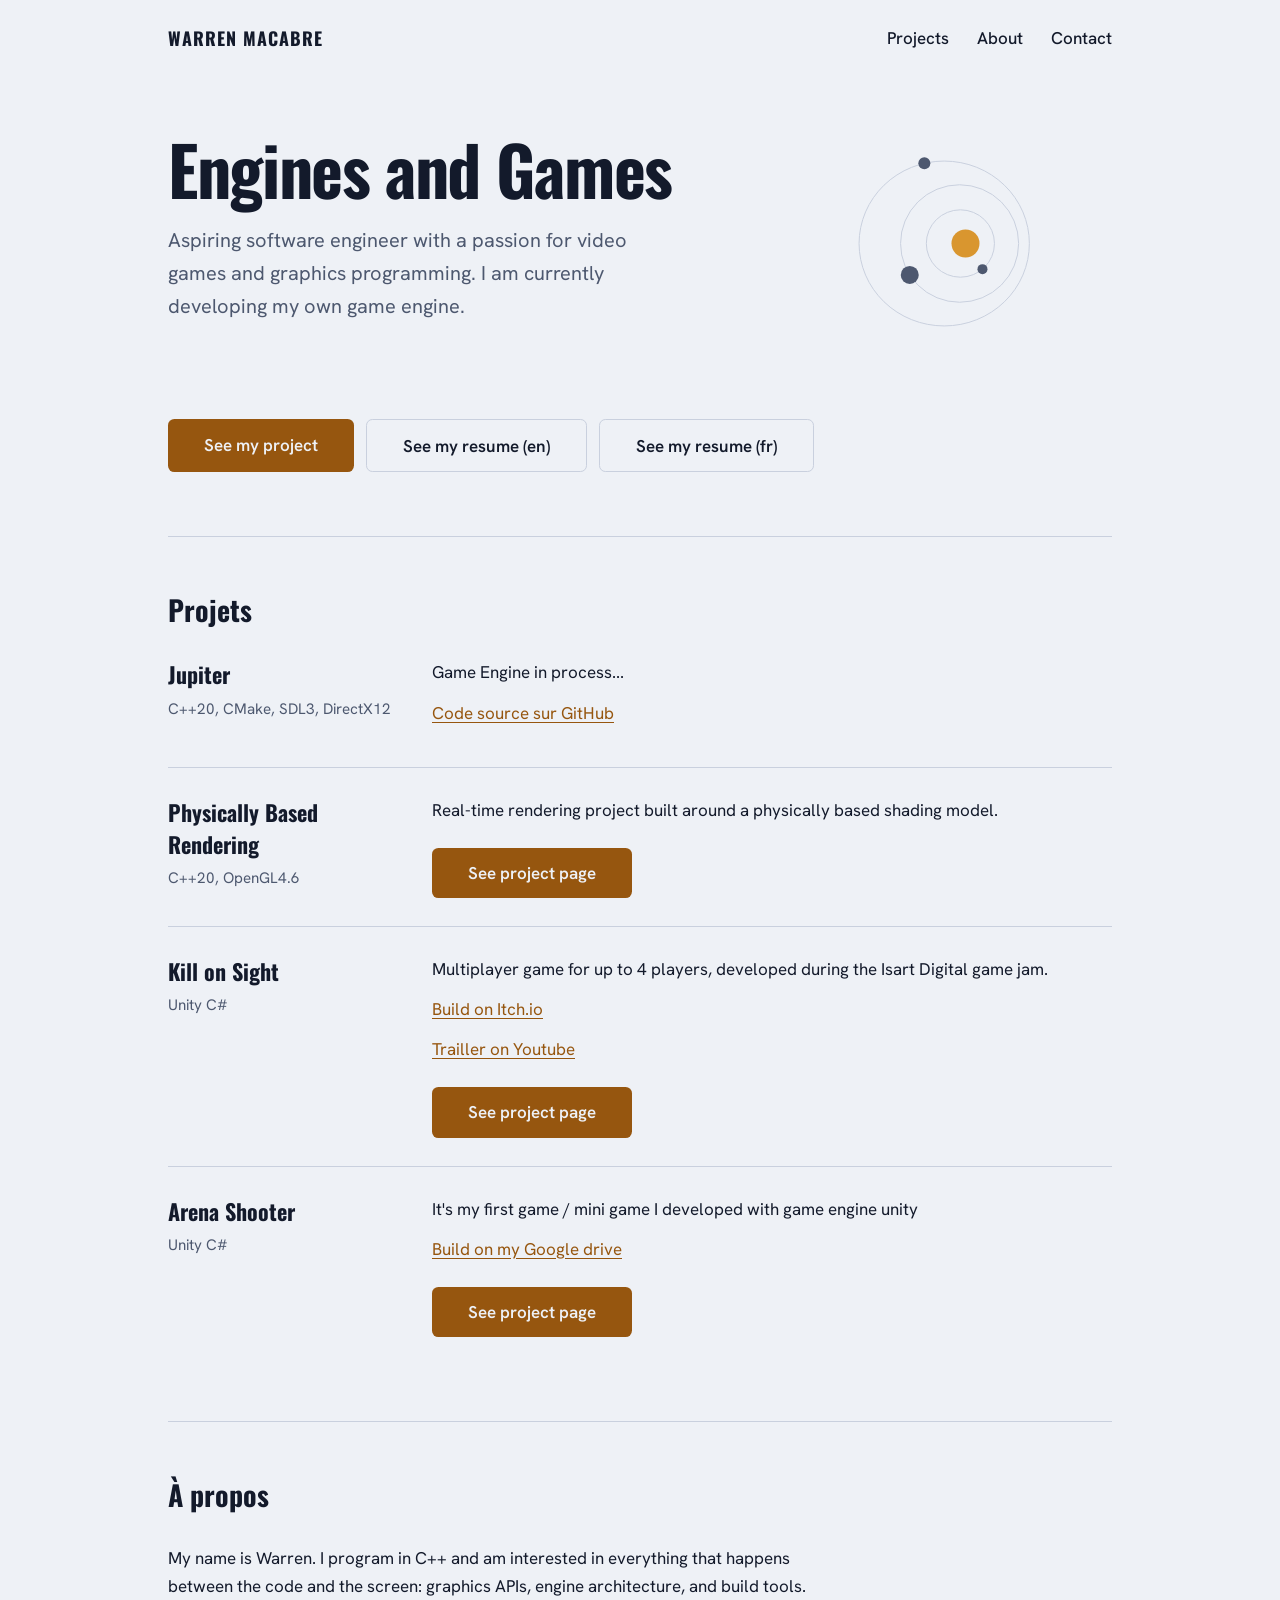
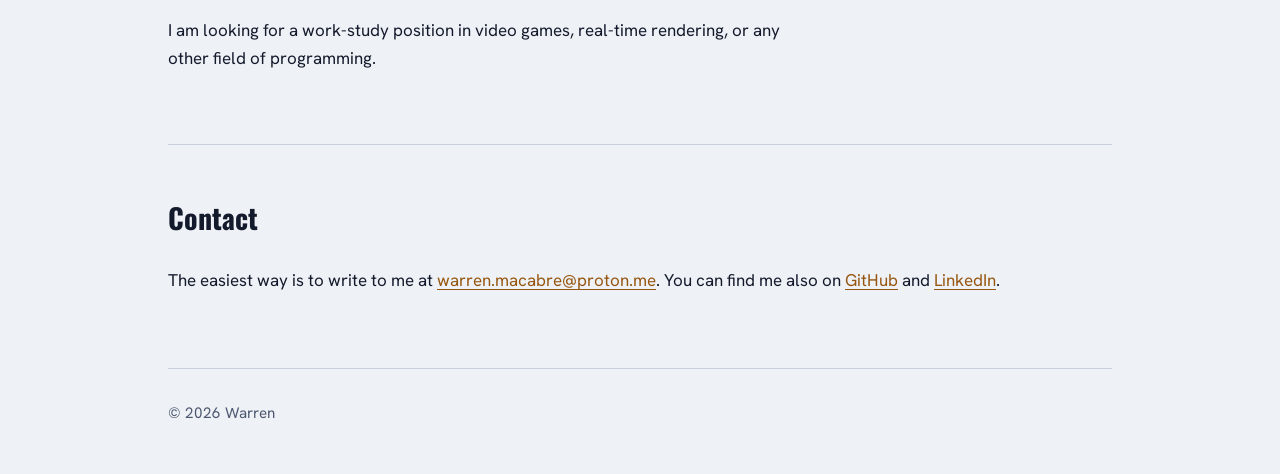
<file: index.html>
<!DOCTYPE html>
<html lang="fr">
<head>
<meta charset="utf-8">
<meta name="viewport" content="width=device-width, initial-scale=1">
<title>Warren – Game Engine and Real-Time Rendering Programmer</title>
<meta name="description" content="Portfolio de Warren : moteur de jeu en C++20, rendu DirectX 12, bibliothèques maths.">
<link rel="preconnect" href="https://fonts.googleapis.com">
<link rel="preconnect" href="https://fonts.gstatic.com" crossorigin>
<link href="https://fonts.googleapis.com/css2?family=Bricolage+Grotesque:opsz,wght@12..96,500;12..96,700&family=Hanken+Grotesk:wght@400;500;600&display=swap" rel="stylesheet">
<link href="https://fonts.googleapis.com/css2?family=Oswald:wght@400;700&display=swap" rel="stylesheet">
<link rel="icon" type="image/svg+xml" href="favicon.svg">
<link rel="icon" type="image/png" sizes="32x32" href="favicon-32.png">
<link rel="apple-touch-icon" href="apple-touch-icon.png">
<link rel="stylesheet" href="style.css">
</head>
<body>
<div class="wrap">
  <header class="top">
    <strong>Warren Macabre</strong>
    <nav aria-label="Navigation principale">
      <a href="#projets">Projects</a>
      <a href="#apropos">About</a>
      <a href="#contact">Contact</a>
    </nav>
  </header>
 
  <main>
    <div class="hero">
      <div>
        <h1>Engines and Games</h1>
        <p class="lead">Aspiring software engineer with a passion for video games and graphics programming. I am currently developing my own game engine.</p>
      </div>
      <canvas id="sky" role="img" aria-label="Animation de trois planètes en orbite autour d'un soleil"></canvas>
        <div class="btns">
          <a class="btn-main" href="#projets">See my project</a>
          <a class="btn-alt" href="cv/Macabre_GP3_CV2026_Anglais.pdf" target="_blank">See my resume (en)</a>
          <a class="btn-alt" href="#">See my resume (fr)</a>
        </div>
    </div>
 
    <section id="projets">
      <h2>Projets</h2>
 
      <article class="project">
        <div>
          <h3>Jupiter</h3>
          <p class="stack">C++20, CMake, SDL3, DirectX12</p>
        </div>
        <div>
          <p>Game Engine in process...</p>
          <p><a href="https://github.com/Playm0r3/Jupiter" target="_blank">Code source sur GitHub</a></p>
        </div>
      </article>
 
      <article class="project">
        <div>
          <h3>Physically Based Rendering</h3>
          <p class="stack">C++20, OpenGL4.6</p>
        </div>
        <div>
          <p>Real-time rendering project built around a physically based shading model.</p>
          <div class="btns">
            <a class="btn-main" href="pbr.html">See project page</a>
          </div>
        </div>
      </article>
 
      <article class="project">
        <div>
          <h3>Kill on Sight</h3>
          <p class="stack">Unity C#</p>
        </div>
        <div>
          <p>Multiplayer game for up to 4 players, developed during the Isart Digital game jam. </p>
          <p><a href="https://daniexcla.itch.io/kill-on-sight" target="_blank">Build on Itch.io</a></p>
          <p><a href="https://youtu.be/s_zyhgkpU8M?si=geEPRQkjmHolrkCE" target="_blank">Trailler on Youtube</a><p>
          <div class="btns">
            <a class="btn-main" href="kos.html">See project page</a>
          </div>
        </div>
      </article>
 
      <article class="project">
        <div>
          <h3>Arena Shooter</h3>
          <p class="stack">Unity C#</p>
        </div>
        <div>
          <p>It's my first game / mini game I developed with game engine unity</p>
          <p><a href="https://drive.google.com/drive/u/1/folders/1Ul79hBlTBnSs-VzIw-IgVUx2QUv0Yc1X" target="_blank">Build on my Google drive</a></p>
          <div class="btns">
            <a class="btn-main" href="arena.html">See project page</a>
          </div>
        </div>
      </article>
    </section>
 
    <section id="apropos" class="about">
      <h2>À propos</h2>
      <p>My name is Warren. I program in C++ and am interested in everything that happens between the code and the screen: graphics APIs, engine architecture, and build tools.</p>
      <p>I am looking for a work-study position in video games, real-time rendering, or any other field of programming.</p>
    </section>
 
    <section id="contact">
      <h2>Contact</h2>
      <p>The easiest way is to write to me at <a href="mailto:ton@email.com">warren.macabre@proton.me</a>. You can find me also on <a href="https://github.com/Playm0r3" target="_blank">GitHub</a> and <a href="https://www.google.com/url?sa=t&rct=j&q=&esrc=s&source=web&cd=&cad=rja&uact=8&ved=2ahUKEwjev7W-66CXAxUPNvsDHQX3JQ8QFnoECCcQAQ&url=https%3A%2F%2Ffr.linkedin.com%2Fin%2Fwarren-macabre-a0b4943a6&usg=AOvVaw19TlB0_dnXqwSnnbXAbqO5&opi=89978449" target="_blank">LinkedIn</a>.</p>
    </section>
  </main>
 
  <footer>© <span id="year">2026</span> Warren</footer>
</div>
 
<script src="script.js"></script>
</body>
</html>
</file>
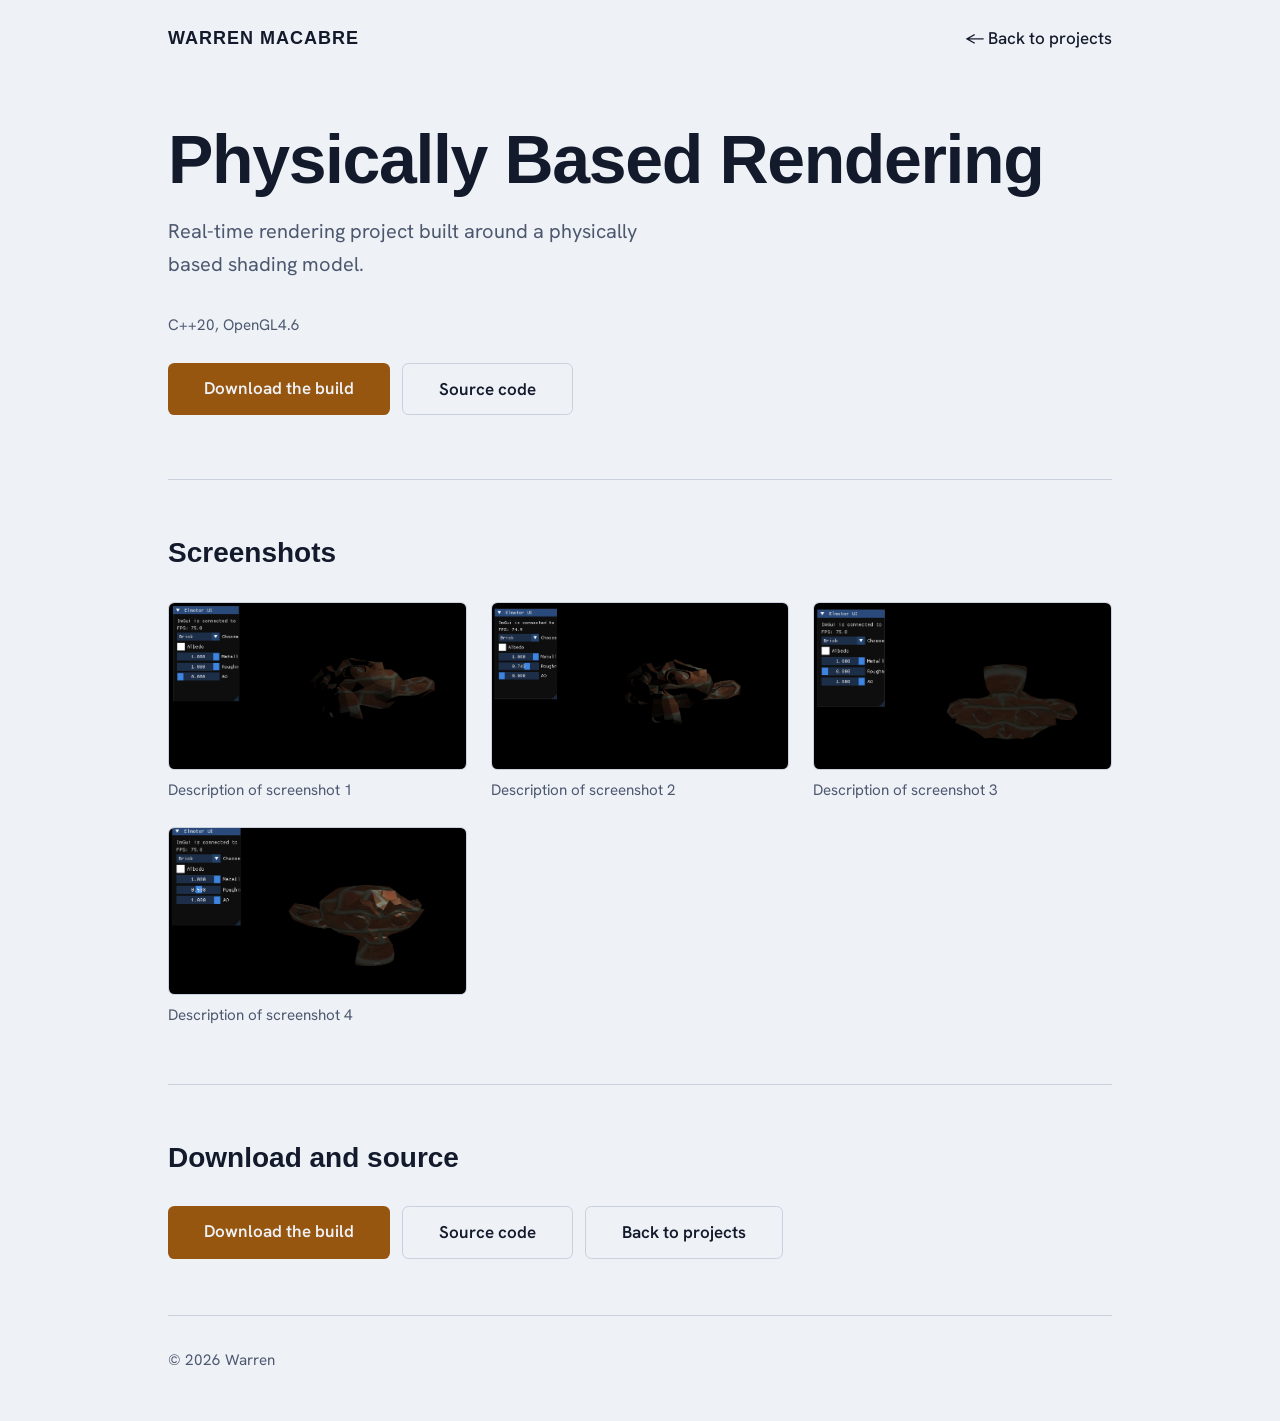
<file: pbr.html>
<!DOCTYPE html>
<html lang="en">
<head>
<meta charset="utf-8">
<meta name="viewport" content="width=device-width, initial-scale=1">
<title>Physically Based Rendering – Warren Macabre</title>
<meta name="description" content="Physically Based Rendering project by Warren Macabre: screenshots, downloadable build and source code.">
<link rel="preconnect" href="https://fonts.googleapis.com">
<link rel="preconnect" href="https://fonts.gstatic.com" crossorigin>
<link href="https://fonts.googleapis.com/css2?family=Bricolage+Grotesque:opsz,wght@12..96,500;12..96,700&family=Hanken+Grotesk:wght@400;500;600&display=swap" rel="stylesheet">
<link rel="icon" type="image/svg+xml" href="favicon.svg">
<link rel="icon" type="image/png" sizes="32x32" href="favicon-32.png">
<link rel="apple-touch-icon" href="apple-touch-icon.png">
<link rel="stylesheet" href="style.css">
<link rel="stylesheet" href="project.css">
</head>
<body>
<div class="wrap">
  <header class="top">
    <strong>Warren Macabre</strong>
    <nav aria-label="Main navigation">
      <a href="index.html#projets">← Back to projects</a>
    </nav>
  </header>
 
  <main>
    <div class="intro">
      <h1>Physically Based Rendering</h1>
      <p class="lead">Real-time rendering project built around a physically based shading model.</p>
      <p class="stack">C++20, OpenGL4.6</p>
      <div class="btns">
        <a class="btn-main" href="#" target="_blank">Download the build</a>
        <a class="btn-alt" href="#" target="_blank">Source code</a>
      </div>
    </div>
 
    <section id="photos">
      <h2>Screenshots</h2>
      <div class="gallery">
        <figure>
          <img src="images/pbr/pbr-01.png" alt="Screenshot 1 of the PBR project" loading="lazy">
          <figcaption>Description of screenshot 1</figcaption>
        </figure>
        <figure>
          <img src="images/pbr/pbr-02.png" alt="Screenshot 2 of the PBR project" loading="lazy">
          <figcaption>Description of screenshot 2</figcaption>
        </figure>
        <figure>
          <img src="images/pbr/pbr-03.png" alt="Screenshot 3 of the PBR project" loading="lazy">
          <figcaption>Description of screenshot 3</figcaption>
        </figure>
        <figure>
          <img src="images/pbr/pbr-04.png" alt="Screenshot 4 of the PBR project" loading="lazy">
          <figcaption>Description of screenshot 4</figcaption>
        </figure>
      </div>
    </section>
 
    <section id="links">
      <h2>Download and source</h2>
      <div class="btns">
        <a class="btn-main" href="#" target="_blank">Download the build</a>
        <a class="btn-alt" href="#" target="_blank">Source code</a>
        <a class="btn-alt" href="index.html#projets">Back to projects</a>
      </div>
    </section>
  </main>
 
  <footer>© <span id="year">2026</span> Warren</footer>
</div>
 
<script>document.getElementById('year').textContent = new Date().getFullYear();</script>
</body>
</html>
</file>
<file: style.css>
:root{
     --bg:#eef1f6;
     --ink:#131a2b;
     --muted:#4d586f;
     --line:#c9d0de;
     --accent:#96560f;
     --sun:#d9962f;
     --display:"Oswald", Arial, system-ui, sans-serif;
     --body:"Hanken Grotesk","Segoe UI",system-ui,sans-serif;
}
 @media (prefers-color-scheme:dark){
     :root{
        --bg:#0f1626;
         --ink:#e8ebf2;
         --muted:#9aa5bd;
         --line:#26314a;
         --accent:#e6a84f;
         --sun:#e6a84f;
    }
}
 *{
    box-sizing:border-box
}
 html{
    scroll-behavior:smooth
}
 body{
    margin:0;
    background:var(--bg);
    color:var(--ink);
    font:400 1.0625rem/1.65 var(--body)
}
 a{
    color:var(--accent);
    text-underline-offset:.2em
}
 a:focus-visible{
    outline:2px solid var(--accent);
    outline-offset:3px;
    border-radius:2px
}
 .wrap{
    max-width:62rem;
    margin:0 auto;
    padding:0 1.5rem
}
 header.top{
    display:flex;
    justify-content:space-between;
    align-items:center;
    padding:1.5rem 0
}
 header.top strong{
    font:700 1.125rem var(--display);
    text-transform: uppercase;
    letter-spacing: 1px;
}
 nav a{
    margin-left:1.5rem;
    color:var(--ink);
    text-decoration:none;
    font-weight:500
}
 nav a:hover{
    color:var(--accent)
}
 .hero{
    display:grid;
    grid-template-columns:1.1fr .9fr;
    gap:2rem;
    align-items:center;
    padding:3rem 0 4rem
}
 h1{
    font:700 clamp(2.5rem,6vw,4.25rem)/1.05 var(--display);
    letter-spacing:-.02em;
    margin:0 0 1.25rem
}
 .lead{
    font-size:1.25rem;
    color:var(--muted);
    max-width:32rem;
    margin:0 0 2rem
}
.btns {
    display: flex;
    gap: .75rem;          /* Espace entre les boutons */
    margin-top: 1.5rem;   /* Espace avec le texte du dessus */
}

.btns a {
    display: inline-block;
    padding: .7rem 2.25rem; /* .7rem en haut/bas et 2.25rem à gauche/droite */
    border-radius: .4rem;
    font-weight: 600;
    text-decoration: none;
    margin: 0;            /* On supprime le margin-top qui cassait la hauteur */
    white-space: nowrap;  /* Empêche le texte de passer à la ligne dans le bouton */
}

 .btn-main{
    background:var(--accent);
    color:var(--bg)
}
 .btn-alt{
    border:1.5px solid var(--line);
    color:var(--ink)
}
 .btn-alt:hover{
    border-color:var(--accent)
}
 canvas{
    width:100%;
    aspect-ratio:1;
    display:block
}
 section{
    padding:3.5rem 0;
    border-top:1px solid var(--line)
}
 h2{
    font:700 1.75rem/1.2 var(--display);
    margin:0 0 2rem
}
 .project{
    display:grid;
    grid-template-columns:14rem 1fr;
    gap:1rem 2.5rem;
    padding:1.75rem 0;
    border-top:1px solid var(--line)
}
 .project:first-of-type{
    border-top:0;
    padding-top:0
}
 .project h3{
    font:700 1.375rem var(--display);
    margin:0
}
 .project .stack{
    color:var(--muted);
    font-size:.95rem;
    margin:.4rem 0 0
}
 .project p{
    margin:0 0 .75rem;
    max-width:40rem
}
 .about p{
    max-width:40rem;
    margin:0 0 1rem
}
 footer{
    padding:2rem 0 3rem;
    color:var(--muted);
    font-size:.95rem;
    border-top:1px solid var(--line)
}
 @media (max-width:760px){
     .hero{
        grid-template-columns:1fr
    }
     canvas{
        max-width:22rem;
        margin:0 auto
    }
     .project{
        grid-template-columns:1fr
    }
     nav a:first-child{
        margin-left:0
    }
}
</file>
<file: project.css>
.intro{padding:3rem 0 4rem}
.intro .stack{color:var(--muted);font-size:.95rem;margin:0 0 1.5rem}
 
.gallery{display:grid;grid-template-columns:repeat(auto-fit,minmax(18rem,1fr));gap:1.5rem}
.gallery figure{margin:0}
.gallery img{display:block;width:100%;aspect-ratio:16/9;object-fit:cover;border-radius:.4rem;border:1px solid var(--line);background:var(--line)}
.gallery figcaption{margin-top:.5rem;color:var(--muted);font-size:.95rem}
</file>
